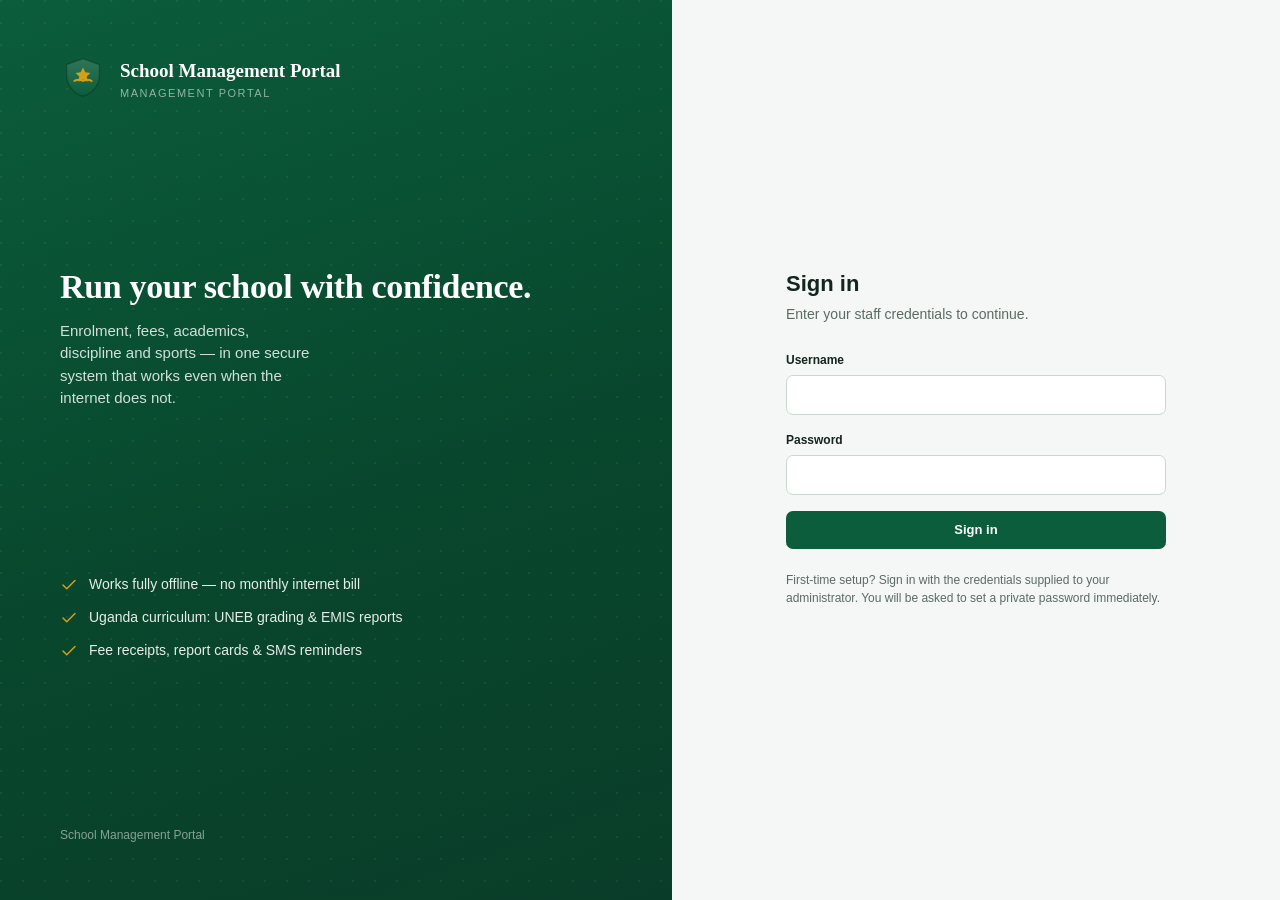
<file: index.html>
<!DOCTYPE html>
<html lang="en">
<head>
<meta charset="UTF-8">
<meta name="viewport" content="width=device-width, initial-scale=1.0">
<meta http-equiv="Content-Security-Policy" content="default-src 'self'; script-src 'self'; style-src 'self' 'unsafe-inline'; img-src 'self' data:; connect-src 'self'; font-src 'self'; base-uri 'none'; form-action 'self'">
<meta name="theme-color" content="#0b5d3b">
<meta name="description" content="Offline-first, role-based school management portal for Ugandan schools and academies.">
<link rel="manifest" href="manifest.json">
<link rel="icon" href="icons/icon-192.png">
<link rel="apple-touch-icon" href="icons/icon-192.png">
<link rel="stylesheet" href="styles.css">
<title>School Management Portal</title>
</head>
<body>

<!-- ═══════════════ SIGN IN ═══════════════ -->
<div id="authScreen">
  <div class="auth-brand">
    <div class="auth-brand-top">
      <span class="crest" id="brandCrest"></span>
      <span class="auth-brand-name"><span data-school-name>School Management Portal</span><small>Management Portal</small></span>
    </div>
    <div class="auth-brand-mid">
      <h1>Run your school with confidence.</h1>
      <p>Enrolment, fees, academics, discipline and sports — in one secure system that works even when the internet does not.</p>
    </div>
    <div class="auth-points">
      <div class="auth-point"><svg viewBox="0 0 24 24" width="18" height="18" fill="none" stroke="currentColor" stroke-width="2" stroke-linecap="round" stroke-linejoin="round"><path d="M20 6 9 17l-5-5"/></svg> Works fully offline — no monthly internet bill</div>
      <div class="auth-point"><svg viewBox="0 0 24 24" width="18" height="18" fill="none" stroke="currentColor" stroke-width="2" stroke-linecap="round" stroke-linejoin="round"><path d="M20 6 9 17l-5-5"/></svg> Uganda curriculum: UNEB grading &amp; EMIS reports</div>
      <div class="auth-point"><svg viewBox="0 0 24 24" width="18" height="18" fill="none" stroke="currentColor" stroke-width="2" stroke-linecap="round" stroke-linejoin="round"><path d="M20 6 9 17l-5-5"/></svg> Fee receipts, report cards &amp; SMS reminders</div>
    </div>
    <div class="auth-brand-foot" data-school-name>School Management Portal</div>
  </div>
  <div class="auth-form-wrap">
    <div class="auth-card">
      <h2>Sign in</h2>
      <p class="auth-sub">Enter your staff credentials to continue.</p>
      <div id="authError" class="auth-error" style="display:none"></div>
      <form id="loginForm" autocomplete="on">
        <div class="field">
          <label for="loginUsername">Username</label>
          <input class="input" type="text" id="loginUsername" name="username" autocomplete="username" required>
        </div>
        <div class="field">
          <label for="loginPassword">Password</label>
          <input class="input" type="password" id="loginPassword" name="password" autocomplete="current-password" required>
        </div>
        <button class="btn btn-primary btn-block" type="submit" id="loginBtn">Sign in</button>
      </form>
      <p class="auth-sub" style="margin-top:22px;font-size:12px">First-time setup? Sign in with the credentials supplied to your administrator. You will be asked to set a private password immediately.</p>
    </div>
  </div>
</div>

<!-- ═══════════════ APP SHELL ═══════════════ -->
<div id="appShell">
  <header class="topbar no-print">
    <div class="topbar-inner">
      <span class="crest" id="topCrest"></span>
      <div class="topbar-title">
        <span class="t-name" data-school-name>School Portal</span>
        <span class="t-sub" data-school-motto>Management Portal</span>
      </div>
      <div class="topbar-spacer"></div>
      <span class="role-chip" id="roleChip">—</span>
      <div class="topbar-user"><div class="u-name" id="userName">—</div><div class="u-role" id="userRole">—</div></div>
      <button class="topbar-btn" id="exportBtn" style="display:none" type="button"><svg viewBox="0 0 24 24" width="15" height="15" fill="none" stroke="currentColor" stroke-width="2" stroke-linecap="round" stroke-linejoin="round"><path d="M21 15v4a2 2 0 0 1-2 2H5a2 2 0 0 1-2-2v-4"/><polyline points="7 10 12 15 17 10"/><line x1="12" y1="15" x2="12" y2="3"/></svg> Backup</button>
      <label class="topbar-btn" id="importLabel" style="display:none;cursor:pointer"><svg viewBox="0 0 24 24" width="15" height="15" fill="none" stroke="currentColor" stroke-width="2" stroke-linecap="round" stroke-linejoin="round"><path d="M21 15v4a2 2 0 0 1-2 2H5a2 2 0 0 1-2-2v-4"/><polyline points="17 8 12 3 7 8"/><line x1="12" y1="3" x2="12" y2="15"/></svg> Restore<input id="importInput" type="file" accept="application/json" hidden></label>
      <button class="topbar-btn" id="changePwdBtn" type="button"><svg viewBox="0 0 24 24" width="15" height="15" fill="none" stroke="currentColor" stroke-width="2" stroke-linecap="round" stroke-linejoin="round"><rect x="3" y="11" width="18" height="11" rx="2"/><path d="M7 11V7a5 5 0 0 1 10 0v4"/></svg> Password</button>
      <button class="topbar-btn danger" id="logoutBtn" type="button">Sign out</button>
    </div>
  </header>

  <nav class="navbar no-print"><div class="navbar-inner" id="navBar"></div></nav>

  <main class="main">
    <div class="banner banner-warn no-print" id="backupBanner" style="display:none;margin-bottom:16px"><svg viewBox="0 0 24 24" width="18" height="18" fill="none" stroke="currentColor" stroke-width="2" stroke-linecap="round" stroke-linejoin="round"><path d="M12 9v4"/><path d="M12 17h.01"/><path d="M10.29 3.86 1.82 18a2 2 0 0 0 1.71 3h16.94a2 2 0 0 0 1.71-3L13.71 3.86a2 2 0 0 0-3.42 0z"/></svg><span></span></div>

    <div class="stat-row" id="metricsRow"></div>

    <!-- DASHBOARD -->
    <section id="panel-overview" class="panel">
      <div class="grid grid-2">
        <div class="card card-pad">
          <div class="card-title">Fees at a glance</div>
          <div class="grid" style="grid-template-columns:1fr 1fr;gap:11px;margin-top:12px">
            <div class="tile"><div class="stat-label">Cleared</div><div class="stat-value" style="color:var(--success)" id="ovCleared">0</div></div>
            <div class="tile"><div class="stat-label">With balance</div><div class="stat-value" style="color:var(--danger)" id="ovBalance">0</div></div>
            <div class="tile"><div class="stat-label">Athletes</div><div class="stat-value" style="color:var(--brand)" id="ovAthletes">0</div></div>
            <div class="tile"><div class="stat-label">Avg attendance</div><div class="stat-value" id="ovAttendance">0%</div></div>
          </div>
        </div>
        <div class="card card-pad">
          <div class="card-title">Enrolment by level</div>
          <div class="stack" id="levelBreakdown" style="margin-top:12px"></div>
        </div>
        <div class="card card-pad">
          <div class="card-title">Recent payments</div>
          <div class="table-wrap" style="margin-top:8px"><table><thead><tr><th>Date</th><th>Student</th><th class="t-num">Amount</th></tr></thead><tbody id="recentPaymentsBody"></tbody></table></div>
        </div>
      </div>
    </section>

    <!-- STUDENTS -->
    <section id="panel-directory" class="panel">
      <div class="card card-pad">
        <div class="card-head">
          <div class="card-title">Student directory</div>
          <div class="toolbar">
            <button class="btn btn-gold btn-sm" id="bulkSmsBtn" type="button">Fee reminders</button>
            <select class="input" id="levelFilter" style="width:auto"><option value="">All levels</option><option>Pre-Primary</option><option>Primary</option><option>O Level</option><option>A Level</option><option>Other</option></select>
            <input class="input" id="searchInput" type="search" placeholder="Search name, class or ID…" style="width:220px">
          </div>
        </div>
        <div class="table-wrap"><table>
          <thead><tr><th>ID</th><th>Name</th><th>Class</th><th>Gender</th><th>Boarding</th><th>Guardian</th><th>Sport</th><th class="t-num">Fees</th><th class="t-num">Paid</th><th>Status</th><th class="t-num">Actions</th></tr></thead>
          <tbody id="studentTableBody"></tbody>
        </table></div>
        <div class="pager" id="studentPager"></div>
      </div>
    </section>

    <!-- ACADEMICS -->
    <section id="panel-academics" class="panel">
      <div class="card card-pad" id="academicFormCard">
        <div class="card-title">Record subject score</div>
        <p class="card-desc">Grades follow the Uganda curriculum and your selected O-Level grading mode.</p>
        <form id="academicForm" class="form-row" style="margin-top:14px;align-items:end">
          <div><label class="form-label">Student</label><select class="input" name="studentId" id="academicStudent" required><option value="">Choose…</option></select></div>
          <div><label class="form-label">Term</label><select class="input" name="term"><option>Term 1</option><option>Term 2</option><option>Term 3</option></select></div>
          <div><label class="form-label">Subject</label><input class="input" name="subject" list="subjectList" required placeholder="Mathematics"><datalist id="subjectList"></datalist></div>
          <div><label class="form-label">Score (%)</label><input class="input" name="score" type="number" min="0" max="100" required></div>
          <div><button class="btn btn-primary btn-block" type="submit">Add score</button></div>
        </form>
      </div>
      <div class="card card-pad">
        <div class="card-head"><div class="card-title">Academic performance</div>
          <select class="input" id="academicLevelFilter" style="width:auto"><option value="">All levels</option><option>Primary</option><option>O Level</option><option>A Level</option></select>
        </div>
        <div class="table-wrap"><table><thead><tr><th>Student</th><th>Class</th><th>Level</th><th class="t-center">Entries</th><th class="t-center">Avg</th><th>Latest result</th><th>View</th></tr></thead><tbody id="academicTableBody"></tbody></table></div>
      </div>
    </section>

    <!-- PAYMENTS -->
    <section id="panel-payments" class="panel">
      <div class="grid" style="grid-template-columns:minmax(280px,340px) 1fr;align-items:start">
        <div class="card card-pad" id="recPaymentCard">
          <div class="card-title">Record payment</div>
          <form id="paymentForm" class="form-grid" style="margin-top:12px">
            <div><label class="form-label">Student</label><select class="input" name="studentId" id="paymentStudent" required><option value="">Choose…</option></select></div>
            <div id="balancePreview" class="tile" style="display:none;font-size:12.5px"></div>
            <div><label class="form-label">Amount (<span data-currency>UGX</span>)</label><input class="input" name="amount" type="number" min="1" step="1" required placeholder="150000"></div>
            <div class="form-row">
              <div><label class="form-label">Method</label><select class="input" name="method"><option>Cash</option><option>Mobile Money (MTN)</option><option>Mobile Money (Airtel)</option><option>Bank Deposit</option><option>Cheque</option><option>Bank Transfer</option></select></div>
              <div><label class="form-label">Date</label><input class="input" name="date" type="date"></div>
            </div>
            <div><label class="form-label">Reference <span class="opt">(receipt / transaction no.)</span></label><input class="input" name="reference" placeholder="e.g. MoMo TID or slip no."></div>
            <button class="btn btn-primary" type="submit">Record payment</button>
          </form>
        </div>
        <div class="card card-pad">
          <div class="card-title">Payment ledger</div>
          <div class="table-wrap" style="margin-top:8px"><table><thead><tr><th>Date</th><th>ID</th><th>Student</th><th>Method</th><th>Recorded by</th><th class="t-num">Amount</th><th class="t-num"></th></tr></thead><tbody id="paymentsTableBody"></tbody></table></div>
        </div>
      </div>
    </section>

    <!-- SPORTS -->
    <section id="panel-sports" class="panel">
      <div class="card card-pad">
        <div class="card-title">Active programs</div>
        <p class="card-desc">Training programs, schedules, coaches, requirements and enrolment.</p>
        <div class="grid grid-3" id="programsGrid" style="margin-top:14px"></div>
      </div>
      <div class="card card-pad">
        <div class="card-head"><div><div class="card-title">Performance &amp; activity log</div><p class="card-desc">Latest skill evaluations per athlete.</p></div>
          <select class="input" id="sportFilter" style="width:auto"><option value="">All Sports</option></select>
        </div>
        <div class="tile" id="perfFormCard" style="margin-bottom:14px">
          <form id="performanceForm" class="form-row" style="align-items:end">
            <div><label class="form-label">Athlete</label><select class="input" name="studentId" id="perfStudent"><option value="">Choose…</option></select></div>
            <div><label class="form-label">Skill level</label><select class="input" name="skillLevel"><option>Beginner</option><option>Intermediate</option><option>Advanced</option><option>Elite</option></select></div>
            <div style="grid-column:span 2"><label class="form-label">Coaching note</label><input class="input" name="note" required placeholder="e.g. Excellent passing range, improved stamina"></div>
            <div><button class="btn btn-primary btn-block" type="submit">Log</button></div>
          </form>
        </div>
        <div class="table-wrap"><table><thead><tr><th>Student</th><th>Class</th><th>Sport</th><th>Skill</th><th>Latest</th><th>Note</th><th></th></tr></thead><tbody id="performanceTableBody"></tbody></table></div>
      </div>
    </section>

    <!-- ATTENDANCE -->
    <section id="panel-attendance" class="panel">
      <div class="card card-pad">
        <div class="card-title">Mark session attendance</div>
        <div class="form-row" style="margin-top:12px">
          <div><label class="form-label">Program</label><select class="input" id="attendanceProgram"><option value="">Choose…</option></select></div>
          <div><label class="form-label">Session date</label><input class="input" id="attendanceDate" type="date"></div>
          <div style="display:flex;align-items:flex-end"><button class="btn btn-primary btn-block" id="saveAttendanceBtn" type="button">Save session</button></div>
        </div>
        <div class="scroll-box" id="attendanceRoster" style="margin-top:14px"><div class="empty">Select a program to load enrolled athletes.</div></div>
      </div>
      <div class="card card-pad">
        <div class="card-title">Athlete attendance rates</div>
        <div class="table-wrap" style="margin-top:8px"><table><thead><tr><th>Student</th><th>Sport</th><th class="t-center">Sessions</th><th class="t-center">Present</th><th class="t-center">Rate</th></tr></thead><tbody id="attendanceTableBody"></tbody></table></div>
      </div>
    </section>

    <!-- COMPETITIONS -->
    <section id="panel-competitions" class="panel">
      <div class="card card-pad">
        <div class="card-head"><div><div class="card-title">Competitions &amp; tournaments</div><p class="card-desc">USSSA, FEASSSA and inter-school results.</p></div>
          <button class="btn btn-primary btn-sm" id="addCompetitionBtn" type="button">Log result</button></div>
        <div class="stat-row" id="compSummaryRow" style="margin:0 0 16px"></div>
        <div class="toolbar" style="margin-bottom:12px">
          <select class="input" id="compSportFilter" style="width:auto"><option value="">All Sports</option></select>
          <select class="input" id="compSeasonFilter" style="width:auto"><option value="">All Seasons</option></select>
        </div>
        <div class="table-wrap"><table><thead><tr><th>Date</th><th>Event</th><th>Sport</th><th>Level</th><th>Opponent</th><th>Venue</th><th>Result</th><th>Score</th><th>Position</th><th></th></tr></thead><tbody id="competitionsTableBody"></tbody></table></div>
      </div>
      <div class="card card-pad">
        <div class="card-head"><div><div class="card-title">Squad management</div><p class="card-desc">Team rosters — first XI, relay squad, netball team.</p></div>
          <button class="btn btn-primary btn-sm" id="addSquadBtn" type="button">Create squad</button></div>
        <div class="grid grid-3" id="squadsGrid" style="margin-top:8px"></div>
      </div>
      <div class="card card-pad">
        <div class="card-head"><div><div class="card-title">Athlete profiles &amp; personal bests</div><p class="card-desc">Height, weight, position, personal bests and injury status.</p></div>
          <select class="input" id="athleteProfileFilter" style="width:auto"><option value="">All Sports</option></select></div>
        <div class="table-wrap"><table><thead><tr><th>Athlete</th><th>Class</th><th>Sport</th><th>Position</th><th>Height</th><th>Weight</th><th>Personal best</th><th>Injury</th><th></th></tr></thead><tbody id="athleteProfilesBody"></tbody></table></div>
      </div>
    </section>

    <!-- BURSARY -->
    <section id="panel-bursary" class="panel">
      <div class="card card-pad">
        <div class="card-title">Sports bursary eligibility</div>
        <p class="card-desc">Auto-scored: skill ≥ Advanced · attendance ≥ 75% · at least 3 evaluations.</p>
        <div class="table-wrap" style="margin-top:12px"><table><thead><tr><th>Student</th><th>Class · Level</th><th>Sport · Skill</th><th class="t-center">Attendance</th><th class="t-center">Evals</th><th class="t-center">Score</th><th class="t-center">Awarded</th><th class="t-center">Action</th></tr></thead><tbody id="bursaryTableBody"></tbody></table></div>
      </div>
    </section>

    <!-- CONDUCT -->
    <section id="panel-conduct" class="panel">
      <div class="card card-pad" id="conductFormCard">
        <div class="card-title">Log conduct entry</div>
        <p class="card-desc">Commendations, warnings and disciplinary actions.</p>
        <form id="conductForm" class="form-grid" style="margin-top:14px">
          <div class="form-row">
            <div><label class="form-label">Student</label><select class="input" name="studentId" id="conductStudent" required><option value="">Choose…</option></select></div>
            <div><label class="form-label">Type</label><select class="input" name="type" required><option>Commendation</option><option>Verbal Warning</option><option>Written Warning</option><option>Detention</option><option>Suspension</option><option>Counselling</option></select></div>
            <div><label class="form-label">Severity</label><select class="input" name="severity" required><option>Positive</option><option>Minor</option><option>Major</option><option>Severe</option></select></div>
            <div><label class="form-label">Reported by</label><input class="input" name="reportedBy" required placeholder="Mr. Kato"></div>
          </div>
          <div><label class="form-label">Description</label><textarea class="input" name="description" rows="2" required></textarea></div>
          <div style="display:flex;align-items:center;gap:14px;flex-wrap:wrap">
            <label class="check"><input type="checkbox" name="notifyGuardian"> SMS guardian after saving</label>
            <button class="btn btn-primary btn-sm" type="submit" style="margin-left:auto">Save entry</button>
          </div>
        </form>
      </div>
      <div class="card card-pad">
        <div class="card-head"><div class="card-title">Conduct log</div>
          <select class="input" id="conductFilter" style="width:auto"><option value="">All severities</option><option>Positive</option><option>Minor</option><option>Major</option><option>Severe</option></select></div>
        <div class="table-wrap"><table><thead><tr><th>Date</th><th>Student</th><th>Class</th><th>Type</th><th>Severity</th><th>Description</th><th>By</th><th></th></tr></thead><tbody id="conductTableBody"></tbody></table></div>
      </div>
    </section>

    <!-- REPORTS -->
    <section id="panel-reports" class="panel">
      <div class="card card-pad"><div class="card-title">Enrolment by level</div><div class="stat-row" id="levelStats" style="margin:12px 0 0"></div></div>
      <div class="card card-pad"><div class="card-title">Class-by-class breakdown</div>
        <div class="table-wrap" style="margin-top:8px"><table><thead><tr><th>Class</th><th>Level</th><th class="t-center">Students</th><th class="t-center">Avg</th><th class="t-center">Cleared</th><th class="t-num">Outstanding</th><th class="t-center">Athletes</th></tr></thead><tbody id="classStatsBody"></tbody></table></div>
      </div>
      <div class="grid grid-2">
        <div class="card card-pad"><div class="card-title">Sports participation</div><div class="stack" id="sportStats" style="margin-top:12px"></div></div>
        <div class="card card-pad"><div class="card-title">Financial summary</div><div id="financeStats" style="margin-top:8px;font-size:13px"></div></div>
      </div>
      <div class="grid grid-3">
        <div class="card card-pad"><div class="card-title">Gender</div><div id="genderStats" style="margin-top:12px"></div></div>
        <div class="card card-pad"><div class="card-title">Boarding status</div><div id="boardingStats" style="margin-top:12px"></div></div>
        <div class="card card-pad"><div class="card-title">Special needs (SEN)</div><div id="senStats" style="margin-top:12px"></div></div>
      </div>
      <div class="card card-pad" id="emisCard" style="display:none">
        <div class="card-head"><div><div class="card-title">EMIS report</div><p class="card-desc">Uganda Education Management Information System — termly enrolment statistics.</p></div>
          <button class="btn btn-primary btn-sm" id="exportEmisBtn" type="button">Export EMIS CSV</button></div>
        <div id="emisPreview" style="margin-top:12px"></div>
      </div>
    </section>

    <!-- NOTICES -->
    <section id="panel-noticeboard" class="panel">
      <div class="card card-pad">
        <div class="card-title">School notice board</div>
        <p class="card-desc">Announcements visible to all signed-in staff.</p>
        <div class="tile" id="noticeFormCard" style="margin:14px 0;display:none">
          <form id="noticeForm" class="form-grid">
            <div class="form-row">
              <div><label class="form-label">Title</label><input class="input" name="title" required placeholder="Term 2 begins 26 May 2026"></div>
              <div><label class="form-label">Category</label><select class="input" name="category"><option>General</option><option>Academic</option><option>Finance</option><option>Sports</option><option>Discipline</option><option>Urgent</option></select></div>
            </div>
            <div><label class="form-label">Details</label><textarea class="input" name="body" rows="2"></textarea></div>
            <button class="btn btn-primary btn-sm" type="submit" style="justify-self:start">Post notice</button>
          </form>
        </div>
        <div class="stack" id="noticesGrid"></div>
      </div>
    </section>

    <!-- ADMINISTRATION -->
    <section id="panel-admin" class="panel">
      <div class="grid grid-2">

        <div class="card card-pad" id="regStudentCard">
          <div class="card-title">Register new student</div>
          <form id="registerForm" class="form-grid" style="margin-top:12px">
            <div class="form-row">
              <div><label class="form-label">Admission no. <span class="opt">(optional)</span></label><input class="input" name="admissionNo" placeholder="KSA/2026/0001"></div>
              <div><label class="form-label">Full name</label><input class="input" name="name" required placeholder="Nakato Sarah"></div>
            </div>
            <div class="form-row">
              <div><label class="form-label">Class</label>
                <select class="input" name="class" id="classSelect" required>
                  <option value="">Select…</option>
                  <optgroup label="Pre-Primary"><option>Baby Class</option><option>Middle Class</option><option>Top Class</option></optgroup>
                  <optgroup label="Primary"><option>P.1</option><option>P.2</option><option>P.3</option><option>P.4</option><option>P.5</option><option>P.6</option><option>P.7</option></optgroup>
                  <optgroup label="O Level"><option>S.1</option><option>S.2</option><option>S.3</option><option>S.4</option></optgroup>
                  <optgroup label="A Level"><option>S.5</option><option>S.6</option></optgroup>
                </select>
              </div>
              <div><label class="form-label">Subjects / combination</label><input class="input" name="combination" id="combinationInput" list="combinationList" placeholder="PCM or Math, English…"><datalist id="combinationList"><option value="PCM"></option><option value="PCB"></option><option value="PEM"></option><option value="MEG"></option><option value="HEG"></option><option value="HEL"></option><option value="BCM"></option></datalist></div>
            </div>
            <div class="form-row">
              <div><label class="form-label">Guardian contact</label><input class="input" name="guardian" type="tel" required placeholder="0772 123 456"></div>
              <div><label class="form-label">Termly tuition (<span data-currency>UGX</span>)</label><input class="input" name="fee" type="number" min="0" step="1000" required placeholder="450000"></div>
            </div>
            <div class="form-row">
              <div><label class="form-label">Gender</label><select class="input" name="gender" required><option value="">—</option><option>Male</option><option>Female</option></select></div>
              <div><label class="form-label">Boarding</label><select class="input" name="boardingStatus"><option value="Day">Day scholar</option><option value="Boarding">Boarding</option><option value="Weekly">Weekly boarder</option></select></div>
              <div><label class="form-label">UNEB index <span class="opt">(S.4/S.6)</span></label><input class="input" name="unebIndexNo" placeholder="U0001/001"></div>
              <div><label class="form-label">Special needs</label><select class="input" name="senFlag"><option value="">None</option><option>Visual Impairment</option><option>Hearing Impairment</option><option>Physical Disability</option><option>Learning Difficulty</option><option>Other</option></select></div>
            </div>
            <div class="form-row">
              <div><label class="form-label">Primary sport</label><select class="input" name="sport"><option value="">— None —</option></select></div>
              <div><label class="form-label">Skill level</label><select class="input" name="skillLevel"><option value="">— N/A —</option><option>Beginner</option><option>Intermediate</option><option>Advanced</option><option>Elite</option></select></div>
            </div>
            <button class="btn btn-primary" type="submit">Register student</button>
          </form>
        </div>

        <div class="card card-pad" id="addProgramCard">
          <div class="card-title">Add sports program</div>
          <form id="programForm" class="form-grid" style="margin-top:12px">
            <div class="form-row">
              <div><label class="form-label">Program name</label><input class="input" name="name" required placeholder="Football U-16"></div>
              <div><label class="form-label">Sport</label><input class="input" name="sport" list="sportList" required placeholder="Football"></div>
            </div>
            <div><label class="form-label">Coach</label><input class="input" name="coach" placeholder="Mr. Opolot"></div>
            <div><label class="form-label">Training days</label>
              <div class="pill-list" style="padding:4px 0">
                <label class="check"><input type="checkbox" name="days" value="Monday"> Mon</label>
                <label class="check"><input type="checkbox" name="days" value="Tuesday"> Tue</label>
                <label class="check"><input type="checkbox" name="days" value="Wednesday"> Wed</label>
                <label class="check"><input type="checkbox" name="days" value="Thursday"> Thu</label>
                <label class="check"><input type="checkbox" name="days" value="Friday"> Fri</label>
                <label class="check"><input type="checkbox" name="days" value="Saturday"> Sat</label>
              </div>
            </div>
            <div><label class="form-label">Requirements <span class="opt">(one per line)</span></label><textarea class="input" name="requirements" rows="3" placeholder="Football boots&#10;Team jersey"></textarea></div>
            <button class="btn btn-primary" type="submit">Add program</button>
          </form>
        </div>

        <div class="card card-pad" id="termMgmtCard">
          <div class="card-title">Academic term</div>
          <p class="card-desc">Set the current term for receipts and reports.</p>
          <form id="termForm" class="form-row" style="margin-top:12px;align-items:end">
            <div><label class="form-label">Year</label><input class="input" name="year" required placeholder="2026"></div>
            <div><label class="form-label">Term</label><select class="input" name="term"><option>Term 1</option><option>Term 2</option><option>Term 3</option></select></div>
            <div><label class="form-label">Start</label><input class="input" name="startDate" type="date"></div>
            <div><label class="form-label">End</label><input class="input" name="endDate" type="date"></div>
            <div><button class="btn btn-primary btn-block" type="submit">Set term</button></div>
          </form>
          <div class="banner banner-success" id="currentTermBanner" style="display:none;margin:12px 0"><svg viewBox="0 0 24 24" width="18" height="18" fill="none" stroke="currentColor" stroke-width="2" stroke-linecap="round" stroke-linejoin="round"><rect x="3" y="4" width="18" height="18" rx="2"/><line x1="16" y1="2" x2="16" y2="6"/><line x1="8" y1="2" x2="8" y2="6"/><line x1="3" y1="10" x2="21" y2="10"/></svg><span></span></div>
          <div class="table-wrap"><table><thead><tr><th>Year</th><th>Term</th><th>Start</th><th>End</th><th>Status</th><th></th></tr></thead><tbody id="termsTableBody"></tbody></table></div>
        </div>

        <div class="card card-pad" id="feeCompCard">
          <div class="card-title">Fee structure components</div>
          <p class="card-desc">Itemise fees (Tuition, PTA, Development…) for detailed receipts.</p>
          <form id="feeCompForm" class="form-row" style="margin-top:12px;align-items:end">
            <div><label class="form-label">Component</label><input class="input" name="compName" required placeholder="PTA Levy"></div>
            <div><label class="form-label">Amount (<span data-currency>UGX</span>)</label><input class="input" name="compAmount" type="number" min="0" step="1000" placeholder="50000"></div>
            <div><button class="btn btn-primary btn-block" type="submit">Add</button></div>
          </form>
          <div class="pill-list" id="feeCompList" style="margin-top:12px"></div>
        </div>

        <div class="card card-pad" id="settingsCard" style="display:none">
          <div class="card-title">School profile &amp; settings</div>
          <p class="card-desc">These details appear on receipts, report cards and SMS messages.</p>
          <form id="settingsForm" class="form-grid" style="margin-top:12px">
            <div class="form-row">
              <div><label class="form-label">School name</label><input class="input" name="schoolName" id="setSchoolName" required></div>
              <div><label class="form-label">Motto</label><input class="input" name="motto" id="setMotto"></div>
            </div>
            <div class="form-row">
              <div><label class="form-label">Address</label><input class="input" name="address" id="setAddress"></div>
              <div><label class="form-label">P.O. Box</label><input class="input" name="poBox" id="setPoBox"></div>
            </div>
            <div class="form-row">
              <div><label class="form-label">Phone</label><input class="input" name="phone" id="setPhone"></div>
              <div><label class="form-label">Email</label><input class="input" name="email" type="email" id="setEmail"></div>
              <div><label class="form-label">Head Teacher</label><input class="input" name="headTeacher" id="setHead"></div>
            </div>
            <div class="form-row">
              <div><label class="form-label">O-Level grading</label><select class="input" name="gradingMode" id="setGrading"><option value="legacy">Legacy (D1–F9 · Division)</option><option value="cbc">New Lower Secondary (A–E competency)</option></select></div>
              <div><label class="form-label">Currency</label><input class="input" name="currency" id="setCurrency" value="UGX"></div>
            </div>
            <button class="btn btn-primary" type="submit">Save settings</button>
          </form>
        </div>

        <div class="card card-pad" id="userMgmtCard" style="display:none">
          <div class="card-title">User management</div>
          <p class="card-desc">Portal staff accounts.</p>
          <div id="usersList" style="margin:12px 0"></div>
          <details class="disclosure">
            <summary>Add or edit a user account</summary>
            <div class="disclosure-body">
              <form id="userEditForm" class="form-grid">
                <input type="hidden" id="editUserId">
                <div class="form-row">
                  <div><label class="form-label">Username</label><input class="input" id="editUsername" required placeholder="teacher1"></div>
                  <div><label class="form-label">Display name</label><input class="input" id="editDisplayName" required placeholder="Mr. Opolot"></div>
                </div>
                <div class="form-row">
                  <div><label class="form-label">Role</label><select class="input" id="editRole"><option value="exec">Executive Director</option><option value="admin">Administrator</option><option value="bursary">Bursary Officer</option><option value="coach">Head of Sports</option></select></div>
                  <div><label class="form-label">Password <span class="opt">(blank = keep)</span></label><input class="input" id="editPassword" type="password"></div>
                </div>
                <div class="toolbar"><button class="btn btn-primary btn-sm" type="submit">Save account</button><button class="btn btn-ghost btn-sm" id="clearUserBtn" type="button">Clear</button></div>
              </form>
            </div>
          </details>
        </div>

        <div class="card card-pad" id="auditLogCard" style="display:none">
          <div class="card-title">Audit log</div>
          <p class="card-desc">Recent system and financial events.</p>
          <div id="auditLogBody" style="max-height:300px;overflow-y:auto;margin-top:8px"></div>
        </div>

        <div class="card card-pad">
          <div class="card-title">Data management</div>
          <div class="stack" style="margin-top:12px">
            <button class="btn btn-outline btn-block" id="adminExportBtn" type="button" style="justify-content:flex-start">Export backup (JSON)</button>
            <label class="btn btn-outline btn-block" id="adminImportLabel" style="cursor:pointer;justify-content:flex-start;display:none">Restore from backup<input id="adminImportInput" type="file" accept="application/json" hidden></label>
          </div>
        </div>

        <div class="card card-pad" id="resetCard" style="display:none">
          <div class="card-title">Danger zone</div>
          <p class="card-desc">Permanently erase every record on this device. Export a backup first.</p>
          <button class="btn btn-danger-solid btn-block" id="resetBtn" type="button" style="margin-top:12px">Erase all data</button>
        </div>

      </div>
      <datalist id="sportList"><option value="Football"></option><option value="Basketball"></option><option value="Volleyball"></option><option value="Athletics"></option><option value="Swimming"></option><option value="Netball"></option><option value="Rugby"></option><option value="Cricket"></option><option value="Tennis"></option></datalist>
    </section>

  </main>
</div>

<!-- Session expiry bar -->
<div id="sessionBar" class="no-print">
  <span id="sessionBarText">Session expires soon</span>
  <div class="bar"><span id="sessionBarFill" style="width:100%"></span></div>
  <button id="sessionExtendBtn" type="button">Extend</button>
</div>

<div id="printArea"></div>
<div id="toastHost"></div>
<div id="modalHost"></div>

<script src="auth.js"></script>
<script src="app.js"></script>
</body>
</html>
</file>
<file: styles.css>
/* =========================================================================
   School Management Portal — stylesheet
   Institutional palette: deep green + gold, on a calm neutral canvas.
   System font stack keeps the app fast and fully usable offline.
   ========================================================================= */

:root {
  --brand:        #0b5d3b;   /* deep institutional green */
  --brand-dark:   #08472d;
  --brand-800:    #0a3d29;
  --gold:         #b8860b;   /* accent — excellence / awards */
  --gold-light:   #d4a017;

  --ink:          #14251d;   /* primary text */
  --muted:        #5b6b63;   /* secondary text */
  --faint:        #8a978f;
  --line:         #e2e8e4;   /* borders */
  --line-strong:  #cbd6cf;
  --surface:      #f4f7f5;   /* page background */
  --panel:        #ffffff;   /* cards */
  --panel-soft:   #f0f4f1;

  --success:      #15803d;
  --success-bg:   #dcfce7;
  --danger:       #b91c1c;
  --danger-bg:    #fee2e2;
  --warn:         #b45309;
  --warn-bg:      #fef3c7;
  --info:         #1d4ed8;
  --info-bg:      #dbeafe;

  --role: var(--brand);

  --radius: 10px;
  --radius-sm: 7px;
  --shadow-sm: 0 1px 2px rgba(16, 40, 30, 0.06), 0 1px 3px rgba(16, 40, 30, 0.05);
  --shadow-md: 0 4px 16px rgba(16, 40, 30, 0.10);
  --shadow-lg: 0 18px 48px rgba(8, 30, 22, 0.28);
  --sans: -apple-system, BlinkMacSystemFont, "Segoe UI", Roboto, "Helvetica Neue", Arial, "Noto Sans", sans-serif;
  --serif: Georgia, "Times New Roman", "Noto Serif", serif;
  --mono: "SFMono-Regular", ui-monospace, "Roboto Mono", Menlo, Consolas, monospace;
}

* { box-sizing: border-box; }
html { -webkit-text-size-adjust: 100%; }
body {
  margin: 0;
  font-family: var(--sans);
  background: var(--surface);
  color: var(--ink);
  line-height: 1.5;
  -webkit-font-smoothing: antialiased;
  text-rendering: optimizeLegibility;
}
.mono { font-family: var(--mono); }
.hidden { display: none !important; }

a { color: var(--brand); }

/* Accessible focus ring for keyboard users */
:focus-visible {
  outline: 3px solid rgba(11, 93, 59, 0.35);
  outline-offset: 2px;
  border-radius: 4px;
}
.sr-only {
  position: absolute; width: 1px; height: 1px; padding: 0; margin: -1px;
  overflow: hidden; clip: rect(0 0 0 0); white-space: nowrap; border: 0;
}

/* =========================================================================
   Sign-in
   ========================================================================= */
#authScreen {
  min-height: 100vh;
  display: grid;
  grid-template-columns: 1.05fr 0.95fr;
  background: var(--surface);
}
#authScreen .auth-brand {
  position: relative;
  background:
    linear-gradient(160deg, var(--brand) 0%, var(--brand-dark) 55%, var(--brand-800) 100%);
  color: #fff;
  padding: 56px 60px;
  display: flex;
  flex-direction: column;
  justify-content: space-between;
  overflow: hidden;
}
#authScreen .auth-brand::after {
  content: "";
  position: absolute; inset: 0;
  background-image: radial-gradient(circle at 1px 1px, rgba(255,255,255,0.06) 1px, transparent 0);
  background-size: 22px 22px;
  pointer-events: none;
}
.auth-brand-top { position: relative; z-index: 1; display: flex; align-items: center; gap: 14px; }
.auth-brand-mid { position: relative; z-index: 1; }
.auth-brand h1 {
  font-family: var(--serif);
  font-size: 34px; line-height: 1.15; font-weight: 700; margin: 0 0 14px;
  letter-spacing: -0.01em;
}
.auth-brand p { font-size: 15px; color: rgba(255,255,255,0.82); margin: 0; max-width: 30ch; }
.auth-brand .auth-points { position: relative; z-index: 1; display: flex; flex-direction: column; gap: 12px; }
.auth-brand .auth-point { display: flex; align-items: center; gap: 11px; font-size: 14px; color: rgba(255,255,255,0.9); }
.auth-brand .auth-point svg { flex-shrink: 0; color: var(--gold-light); }
.auth-brand-foot { position: relative; z-index: 1; font-size: 12px; color: rgba(255,255,255,0.5); }

#authScreen .auth-form-wrap {
  display: flex; align-items: center; justify-content: center; padding: 32px;
}
.auth-card { width: 100%; max-width: 380px; }
.auth-card h2 { font-size: 22px; font-weight: 700; margin: 0 0 4px; color: var(--ink); }
.auth-card .auth-sub { font-size: 14px; color: var(--muted); margin: 0 0 26px; }

.crest {
  width: 46px; height: 46px; flex-shrink: 0;
  display: flex; align-items: center; justify-content: center;
}
.crest svg { width: 100%; height: 100%; }
.auth-brand-name { font-family: var(--serif); font-size: 19px; font-weight: 700; }
.auth-brand-name small { display: block; font-family: var(--sans); font-size: 11px; font-weight: 500; letter-spacing: 0.14em; text-transform: uppercase; color: rgba(255,255,255,0.55); }

.field { margin-bottom: 16px; }
.field label { display: block; font-size: 12px; font-weight: 600; color: var(--ink); margin-bottom: 6px; }
.input, input.input, select.input, textarea.input {
  width: 100%;
  border: 1px solid var(--line-strong);
  border-radius: var(--radius-sm);
  padding: 11px 13px;
  font-family: var(--sans);
  font-size: 14px;
  color: var(--ink);
  background: #fff;
  transition: border-color 0.15s, box-shadow 0.15s;
}
.input:focus { border-color: var(--brand); box-shadow: 0 0 0 3px rgba(11,93,59,0.12); outline: none; }
textarea.input { resize: vertical; min-height: 62px; }

.auth-error {
  background: var(--danger-bg); border: 1px solid #fca5a5; color: #7f1d1d;
  border-radius: var(--radius-sm); padding: 10px 12px; font-size: 13px; margin-bottom: 16px;
}

/* =========================================================================
   Buttons
   ========================================================================= */
.btn {
  display: inline-flex; align-items: center; justify-content: center; gap: 7px;
  border: 1px solid transparent; border-radius: var(--radius-sm);
  padding: 10px 16px; font-family: var(--sans); font-size: 13px; font-weight: 600;
  cursor: pointer; transition: background 0.15s, box-shadow 0.15s, border-color 0.15s, opacity 0.15s;
  white-space: nowrap; text-decoration: none; line-height: 1.2;
}
.btn svg { width: 16px; height: 16px; }
.btn-block { width: 100%; }
.btn-primary { background: var(--brand); color: #fff; }
.btn-primary:hover { background: var(--brand-dark); }
.btn-gold { background: var(--gold); color: #fff; }
.btn-gold:hover { background: #a3760a; }
.btn-outline { background: #fff; color: var(--brand); border-color: var(--line-strong); }
.btn-outline:hover { background: var(--panel-soft); border-color: var(--brand); }
.btn-ghost { background: transparent; color: var(--muted); border-color: transparent; }
.btn-ghost:hover { background: var(--panel-soft); color: var(--ink); }
.btn-danger { background: #fff; color: var(--danger); border-color: #f0c4c4; }
.btn-danger:hover { background: var(--danger-bg); }
.btn-danger-solid { background: var(--danger); color: #fff; }
.btn-danger-solid:hover { background: #991b1b; }
.btn-sm { padding: 6px 11px; font-size: 12px; }
.btn-xs { padding: 4px 9px; font-size: 11.5px; border-radius: 6px; }
.btn:disabled { opacity: 0.55; cursor: not-allowed; }
.btn-icon {
  display: inline-flex; align-items: center; justify-content: center;
  width: 32px; height: 32px; padding: 0; border-radius: 7px;
  background: transparent; border: 1px solid var(--line); cursor: pointer; color: var(--muted);
}
.btn-icon:hover { background: var(--panel-soft); color: var(--ink); }
.btn-icon svg { width: 16px; height: 16px; }

/* =========================================================================
   App shell
   ========================================================================= */
#appShell { display: none; min-height: 100vh; flex-direction: column; }
#appShell.visible { display: flex; }

.topbar { background: var(--brand); color: #fff; box-shadow: var(--shadow-sm); position: sticky; top: 0; z-index: 60; }
.topbar-inner { max-width: 1320px; margin: 0 auto; padding: 0 22px; height: 62px; display: flex; align-items: center; gap: 14px; }
.topbar .crest { width: 38px; height: 38px; }
.topbar-title { display: flex; flex-direction: column; line-height: 1.15; min-width: 0; }
.topbar-title .t-name { font-family: var(--serif); font-size: 16px; font-weight: 700; white-space: nowrap; overflow: hidden; text-overflow: ellipsis; }
.topbar-title .t-sub { font-size: 11px; color: rgba(255,255,255,0.6); }
.topbar-spacer { flex: 1; }
.role-chip {
  font-size: 11px; font-weight: 700; letter-spacing: 0.04em;
  padding: 4px 11px; border-radius: 20px;
  background: rgba(255,255,255,0.14); color: #fff; border: 1px solid rgba(255,255,255,0.22);
  white-space: nowrap;
}
.topbar-user { text-align: right; line-height: 1.2; }
.topbar-user .u-name { font-size: 13px; font-weight: 600; color: #fff; }
.topbar-user .u-role { font-size: 11px; color: rgba(255,255,255,0.6); }
.topbar-btn {
  display: inline-flex; align-items: center; gap: 6px;
  background: rgba(255,255,255,0.10); border: 1px solid rgba(255,255,255,0.16);
  color: rgba(255,255,255,0.92); border-radius: 7px; padding: 7px 12px;
  font-size: 12.5px; font-weight: 600; cursor: pointer; font-family: var(--sans);
}
.topbar-btn:hover { background: rgba(255,255,255,0.18); }
.topbar-btn svg { width: 15px; height: 15px; }
.topbar-btn.danger:hover { background: rgba(239,68,68,0.28); border-color: rgba(239,68,68,0.5); }

.navbar { background: var(--panel); border-bottom: 1px solid var(--line); position: sticky; top: 62px; z-index: 55; }
.navbar-inner { max-width: 1320px; margin: 0 auto; padding: 0 14px; display: flex; gap: 2px; overflow-x: auto; }
.nav-tab {
  display: inline-flex; align-items: center; gap: 7px;
  border: none; background: transparent; cursor: pointer;
  padding: 13px 14px 11px; font-family: var(--sans); font-size: 13px; font-weight: 600;
  color: var(--muted); border-bottom: 2.5px solid transparent; white-space: nowrap;
  transition: color 0.15s, border-color 0.15s;
}
.nav-tab svg { width: 16px; height: 16px; }
.nav-tab:hover { color: var(--ink); }
.nav-tab.active { color: var(--brand); border-bottom-color: var(--brand); }

.main { max-width: 1320px; margin: 0 auto; padding: 22px; width: 100%; flex: 1; }
.panel { display: none; }
.panel.active { display: block; animation: fade 0.18s ease; }
@keyframes fade { from { opacity: 0; transform: translateY(4px); } to { opacity: 1; transform: none; } }

.page-head { margin-bottom: 18px; }
.page-head h2 { font-size: 21px; font-weight: 700; margin: 0 0 3px; color: var(--ink); }
.page-head p { font-size: 13.5px; color: var(--muted); margin: 0; }

/* =========================================================================
   Cards & layout helpers
   ========================================================================= */
.card { background: var(--panel); border: 1px solid var(--line); border-radius: var(--radius); box-shadow: var(--shadow-sm); }
.card-pad { padding: 20px; }
.card + .card, .stack > * + * { margin-top: 16px; }
.card-head { display: flex; align-items: flex-start; justify-content: space-between; gap: 12px; flex-wrap: wrap; margin-bottom: 16px; }
.card-head .card-title { margin: 0; }
.card-title { font-size: 15px; font-weight: 700; color: var(--ink); margin: 0 0 3px; }
.card-desc { font-size: 12.5px; color: var(--muted); margin: 0; }
.grid { display: grid; gap: 16px; }
.grid-2 { grid-template-columns: repeat(auto-fit, minmax(300px, 1fr)); }
.grid-3 { grid-template-columns: repeat(auto-fit, minmax(240px, 1fr)); }
.toolbar { display: flex; align-items: center; gap: 8px; flex-wrap: wrap; }
.spacer { flex: 1; }

/* =========================================================================
   Stat tiles
   ========================================================================= */
.stat-row { display: grid; grid-template-columns: repeat(auto-fit, minmax(168px, 1fr)); gap: 14px; margin-bottom: 20px; }
.stat {
  background: var(--panel); border: 1px solid var(--line); border-radius: var(--radius);
  padding: 16px 18px; box-shadow: var(--shadow-sm); position: relative; overflow: hidden;
}
.stat::before { content: ""; position: absolute; left: 0; top: 0; bottom: 0; width: 3px; background: var(--brand); }
.stat.is-gold::before { background: var(--gold); }
.stat.is-danger::before { background: var(--danger); }
.stat.is-info::before { background: var(--info); }
.stat.is-success::before { background: var(--success); }
.stat-label { font-size: 11px; font-weight: 600; letter-spacing: 0.03em; text-transform: uppercase; color: var(--muted); margin-bottom: 7px; }
.stat-value { font-size: 24px; font-weight: 700; color: var(--ink); line-height: 1; font-variant-numeric: tabular-nums; }
.stat-value.money { font-size: 19px; }
.stat-sub { font-size: 11.5px; color: var(--faint); margin-top: 5px; }

/* =========================================================================
   Forms
   ========================================================================= */
.form-grid { display: grid; gap: 13px; }
.form-row { display: grid; gap: 13px; grid-template-columns: repeat(auto-fit, minmax(150px, 1fr)); }
.form-label { display: block; font-size: 12px; font-weight: 600; color: var(--ink); margin-bottom: 5px; }
.form-label .opt { font-weight: 400; color: var(--faint); }
.form-hint { font-size: 11.5px; color: var(--faint); margin-top: 4px; }
.check { display: inline-flex; align-items: center; gap: 8px; font-size: 13px; cursor: pointer; }
.check input { width: 16px; height: 16px; accent-color: var(--brand); }
fieldset { border: none; padding: 0; margin: 0; }

/* =========================================================================
   Tables
   ========================================================================= */
.table-wrap { overflow-x: auto; border-radius: var(--radius-sm); }
table { width: 100%; border-collapse: collapse; font-size: 13px; }
thead th {
  text-align: left; padding: 10px 13px; font-size: 11px; font-weight: 700;
  letter-spacing: 0.03em; text-transform: uppercase; color: var(--muted);
  background: var(--panel-soft); border-bottom: 1px solid var(--line); white-space: nowrap;
}
tbody td { padding: 11px 13px; border-bottom: 1px solid var(--line); vertical-align: middle; }
tbody tr:last-child td { border-bottom: none; }
tbody tr:hover td { background: var(--panel-soft); }
.t-num { text-align: right; font-variant-numeric: tabular-nums; }
.t-center { text-align: center; }
.t-muted { color: var(--muted); }
.t-id { font-family: var(--mono); font-size: 11.5px; color: var(--muted); }
.empty { text-align: center; color: var(--faint); padding: 30px 16px; font-size: 13px; }
.row-actions { display: flex; gap: 5px; flex-wrap: wrap; justify-content: flex-end; }
.pager { display: flex; align-items: center; justify-content: space-between; gap: 12px; padding: 12px 4px 0; font-size: 12.5px; color: var(--muted); flex-wrap: wrap; }
.pager .pager-btns { display: flex; gap: 6px; }

/* =========================================================================
   Badges
   ========================================================================= */
.badge { display: inline-flex; align-items: center; gap: 4px; padding: 3px 9px; border-radius: 20px; font-size: 11.5px; font-weight: 600; line-height: 1.4; }
.badge-success { background: var(--success-bg); color: #14532d; }
.badge-danger  { background: var(--danger-bg); color: #7f1d1d; }
.badge-warn    { background: var(--warn-bg); color: #78350f; }
.badge-info    { background: var(--info-bg); color: #1e3a8a; }
.badge-gold    { background: #fdf3d3; color: #7c5a06; }
.badge-neutral { background: #eef2ef; color: #435049; }
.badge-purple  { background: #ede9fe; color: #5b21b6; }
.dot { width: 8px; height: 8px; border-radius: 50%; display: inline-block; }

/* Progress bars */
.bar { height: 7px; background: var(--line); border-radius: 4px; overflow: hidden; }
.bar > span { display: block; height: 100%; background: var(--brand); border-radius: 4px; transition: width 0.35s; }
.bar > span.gold { background: var(--gold); }
.bar > span.info { background: var(--info); }

/* =========================================================================
   Modals
   ========================================================================= */
.modal-overlay { position: fixed; inset: 0; z-index: 200; background: rgba(11, 30, 22, 0.55); backdrop-filter: blur(3px); display: flex; align-items: center; justify-content: center; padding: 18px; }
.modal { background: #fff; border-radius: var(--radius); box-shadow: var(--shadow-lg); width: 100%; max-width: 520px; max-height: 92vh; display: flex; flex-direction: column; }
.modal.modal-wide { max-width: 720px; }
.modal-head { display: flex; align-items: flex-start; justify-content: space-between; gap: 12px; padding: 20px 22px 14px; border-bottom: 1px solid var(--line); }
.modal-head h3 { font-size: 17px; font-weight: 700; margin: 0; color: var(--ink); }
.modal-head p { font-size: 12.5px; color: var(--muted); margin: 3px 0 0; }
.modal-body { padding: 20px 22px; overflow-y: auto; }
.modal-foot { padding: 14px 22px 20px; display: flex; gap: 10px; justify-content: flex-end; flex-wrap: wrap; }
.modal-close { background: none; border: none; cursor: pointer; color: var(--faint); padding: 4px; border-radius: 6px; line-height: 0; }
.modal-close:hover { background: var(--panel-soft); color: var(--ink); }
.modal-close svg { width: 20px; height: 20px; }

/* =========================================================================
   Toasts
   ========================================================================= */
#toastHost { position: fixed; bottom: 22px; right: 22px; z-index: 400; display: flex; flex-direction: column; gap: 10px; pointer-events: none; }
.toast {
  display: flex; align-items: center; gap: 10px;
  padding: 12px 15px; border-radius: var(--radius-sm); font-size: 13.5px; font-weight: 500;
  background: #fff; color: var(--ink); box-shadow: var(--shadow-md); max-width: 360px;
  border-left: 4px solid var(--brand); animation: toastIn 0.22s ease, toastOut 0.3s ease 3.4s forwards;
}
.toast svg { width: 18px; height: 18px; flex-shrink: 0; }
.toast.success { border-left-color: var(--success); }
.toast.success svg { color: var(--success); }
.toast.error { border-left-color: var(--danger); }
.toast.error svg { color: var(--danger); }
.toast.warn { border-left-color: var(--warn); }
.toast.warn svg { color: var(--warn); }
@keyframes toastIn { from { transform: translateX(30px); opacity: 0; } to { transform: none; opacity: 1; } }
@keyframes toastOut { to { opacity: 0; transform: translateX(20px); } }

/* =========================================================================
   Misc components
   ========================================================================= */
.notice-item { border: 1px solid var(--line); border-radius: var(--radius-sm); padding: 15px 16px; border-left: 4px solid var(--faint); }
.notice-item.cat-Urgent { border-left-color: var(--danger); }
.notice-item.cat-Sports { border-left-color: var(--gold); }
.notice-item.cat-Finance { border-left-color: var(--success); }
.notice-item.cat-Academic { border-left-color: var(--info); }

.tile { border: 1px solid var(--line); border-radius: var(--radius-sm); padding: 14px; }
.pill-list { display: flex; flex-wrap: wrap; gap: 7px; }

.user-card { display: flex; align-items: center; gap: 13px; padding: 13px 15px; border: 1px solid var(--line); border-radius: var(--radius-sm); }
.user-card + .user-card { margin-top: 9px; }
.avatar { width: 40px; height: 40px; border-radius: 10px; display: flex; align-items: center; justify-content: center; font-weight: 700; font-size: 14px; color: #fff; flex-shrink: 0; }

.audit-row { display: flex; align-items: baseline; gap: 11px; padding: 8px 0; border-bottom: 1px solid var(--line); font-size: 12.5px; }
.audit-row:last-child { border-bottom: none; }
.audit-ts { color: var(--faint); font-family: var(--mono); font-size: 11px; white-space: nowrap; }
.audit-user { font-weight: 600; color: var(--brand-dark); min-width: 70px; }
.audit-tag { font-family: var(--mono); font-size: 10.5px; padding: 1px 7px; border-radius: 5px; background: var(--panel-soft); white-space: nowrap; }

.roster-item { display: flex; align-items: center; justify-content: space-between; padding: 11px 15px; border-bottom: 1px solid var(--line); }
.roster-item:last-child { border-bottom: none; }
.scroll-box { border: 1px solid var(--line); border-radius: var(--radius-sm); max-height: 360px; overflow-y: auto; }

.banner { border-radius: var(--radius-sm); padding: 11px 15px; font-size: 13px; display: flex; align-items: center; gap: 9px; }
.banner svg { width: 18px; height: 18px; flex-shrink: 0; }
.banner-success { background: var(--success-bg); color: #14532d; border: 1px solid #a7e0bb; }
.banner-info { background: var(--info-bg); color: #1e3a8a; border: 1px solid #bfd3fb; }
.banner-warn { background: var(--warn-bg); color: #78350f; border: 1px solid #f3d38a; }

details.disclosure { border: 1px solid var(--line); border-radius: var(--radius-sm); background: var(--panel-soft); }
details.disclosure summary { cursor: pointer; padding: 12px 15px; font-size: 13px; font-weight: 600; list-style: none; display: flex; align-items: center; gap: 8px; user-select: none; }
details.disclosure summary::-webkit-details-marker { display: none; }
details.disclosure[open] summary { border-bottom: 1px solid var(--line); }
details.disclosure .disclosure-body { padding: 15px; }

.pwd-meter { height: 5px; border-radius: 3px; background: var(--line); margin-top: 7px; overflow: hidden; }
.pwd-meter > span { display: block; height: 100%; width: 0; transition: width 0.25s, background 0.25s; }
.pwd-meter-label { font-size: 11px; margin-top: 4px; color: var(--faint); }

/* Session expiry bar */
#sessionBar { position: fixed; bottom: 0; left: 0; right: 0; z-index: 150; background: var(--brand-800); color: #fff; padding: 10px 20px; display: flex; align-items: center; gap: 14px; font-size: 12.5px; transform: translateY(100%); transition: transform 0.3s; }
#sessionBar.visible { transform: none; }
#sessionBar .bar { flex: 1; max-width: 220px; background: rgba(255,255,255,0.2); }
#sessionBar .bar > span { background: var(--gold-light); }
#sessionBar .bar > span.warn { background: var(--warn); }
#sessionBar .bar > span.danger { background: var(--danger); }
#sessionBar button { background: rgba(255,255,255,0.14); border: 1px solid rgba(255,255,255,0.25); color: #fff; border-radius: 6px; padding: 5px 12px; font-size: 12px; cursor: pointer; font-family: var(--sans); font-weight: 600; }

/* =========================================================================
   Responsive
   ========================================================================= */
@media (max-width: 880px) {
  #authScreen { grid-template-columns: 1fr; }
  #authScreen .auth-brand { display: none; }
}
@media (max-width: 640px) {
  .topbar-inner { padding: 0 12px; gap: 9px; }
  .topbar-user { display: none; }
  .topbar-title .t-sub { display: none; }
  .main { padding: 14px; }
  .stat-row { grid-template-columns: repeat(2, 1fr); }
  .modal-foot { justify-content: stretch; }
  .modal-foot .btn { flex: 1; }
}

/* =========================================================================
   Print — receipts & report cards
   ========================================================================= */
#printArea { display: none; }
@media print {
  body { background: #fff; }
  #authScreen, .topbar, .navbar, #sessionBar, #toastHost, .no-print, .modal-overlay { display: none !important; }
  #appShell, #appShell .main { display: block !important; }
  .panel { display: none !important; }
  #printArea { display: block !important; }
  @page { margin: 14mm; }
}
.doc { background: #fff; color: #111; font-family: var(--serif); max-width: 760px; margin: 0 auto; }
.doc-sans { font-family: var(--sans); }
</file>
